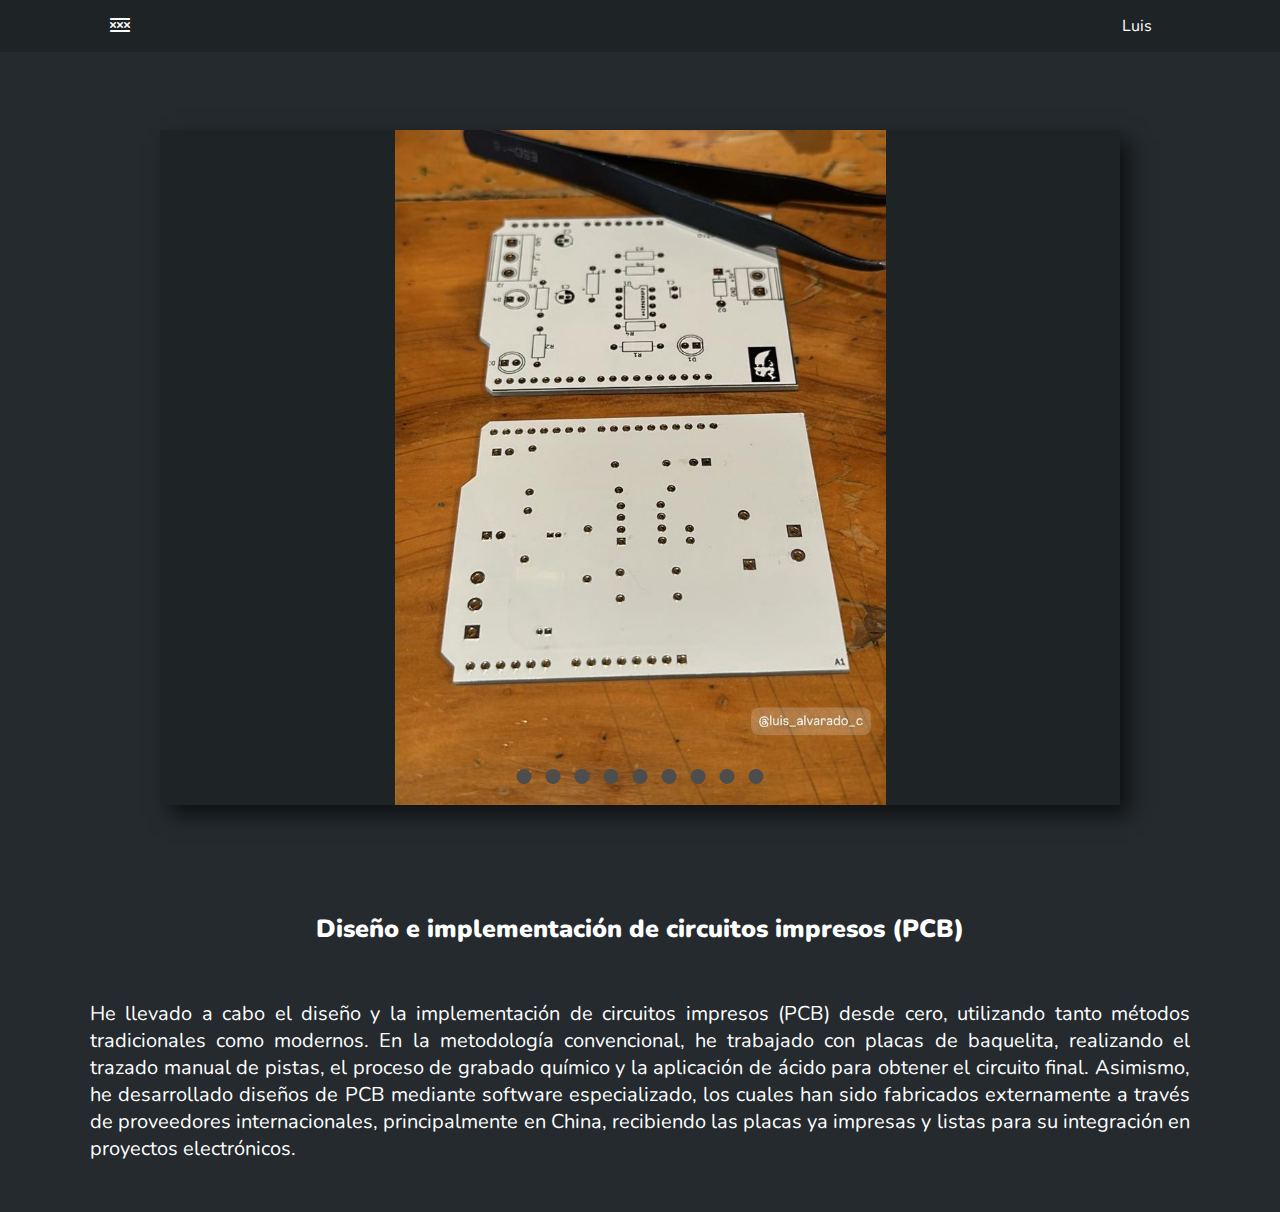
<file: pro11.html>
<!DOCTYPE html>
<html lang="es">
<head>
    <meta charset="UTF-8">
    <meta http-equiv="X-UA-Compatible" content="IE=edge">
    <meta name="viewport" content="width=device-width, initial-scale=1.0">
    <link rel="stylesheet" href="https://cdnjs.cloudflare.com/ajax/libs/font-awesome/6.7.2/css/all.min.css" integrity="sha512-Evv84Mr4kqVGRNSgIGL/F/aIDqQb7xQ2vcrdIwxfjThSH8CSR7PBEakCr51Ck+w+/U6swU2Im1vVX0SVk9ABhg==" crossorigin="anonymous" referrerpolicy="no-referrer" />
    <title>Portafolio</title>
    <link rel="stylesheet" href="estilo11.css">
</head>
<body>
    <!--Menu Encabezado-->
    <div class="contenedor-header">
        <header>
            <div class="logo">
                <i class="fa-solid fa-xmarks-lines" style="color: #ffffff;"></i>
            </div>
            <nav id="nav">
                <ul>
                    <li><a href="#pro">Luis</a></li>
                </ul>
            </nav>
        </header>


    </div>

    <!--Seccion Proyecto-->
    <section id="pro" class="pro">
        <div class="slider">
            <input type="radio" name="slider" id="slide1" checked>
            <input type="radio" name="slider" id="slide2">
            <input type="radio" name="slider" id="slide3">
            <input type="radio" name="slider" id="slide4">
            <input type="radio" name="slider" id="slide5">
            <input type="radio" name="slider" id="slide6">
            <input type="radio" name="slider" id="slide7">
            <input type="radio" name="slider" id="slide8">
            <input type="radio" name="slider" id="slide9">

            <div class="slides">
                <div class="slide" id="s1"></div>
                <div class="slide" id="s2"></div>
                <div class="slide" id="s3"></div>
                <div class="slide" id="s4"></div>
                <div class="slide" id="s5"></div>
                <div class="slide" id="s6"></div>
                <div class="slide" id="s7"></div>
                <div class="slide" id="s8"></div>
                <div class="slide" id="s9"></div>
            </div>

            <div class="controls">
                <label for="slide1" class="control"></label>
                <label for="slide2" class="control"></label>
                <label for="slide3" class="control"></label>
                <label for="slide4" class="control"></label>
                <label for="slide5" class="control"></label>
                <label for="slide6" class="control"></label>
                <label for="slide7" class="control"></label>
                <label for="slide8" class="control"></label>
                <label for="slide9" class="control"></label>
            </div>
        </div>
        <div class="contenido-seccion">
            <br><h1><b>Diseño e implementación de circuitos impresos (PCB)</b></h1></br>
            <br><p>He llevado a cabo el diseño y la implementación de circuitos impresos (PCB) desde cero, utilizando tanto métodos tradicionales como modernos. En la metodología convencional, he trabajado con placas de baquelita, realizando el trazado manual de pistas, el proceso de grabado químico y la aplicación de ácido para obtener el circuito final. Asimismo, he desarrollado diseños de PCB mediante software especializado, los cuales han sido fabricados externamente a través de proveedores internacionales, principalmente en China, recibiendo las placas ya impresas y listas para su integración en proyectos electrónicos.</p>
        </div>
    </section>
</body>
</html>
</file>
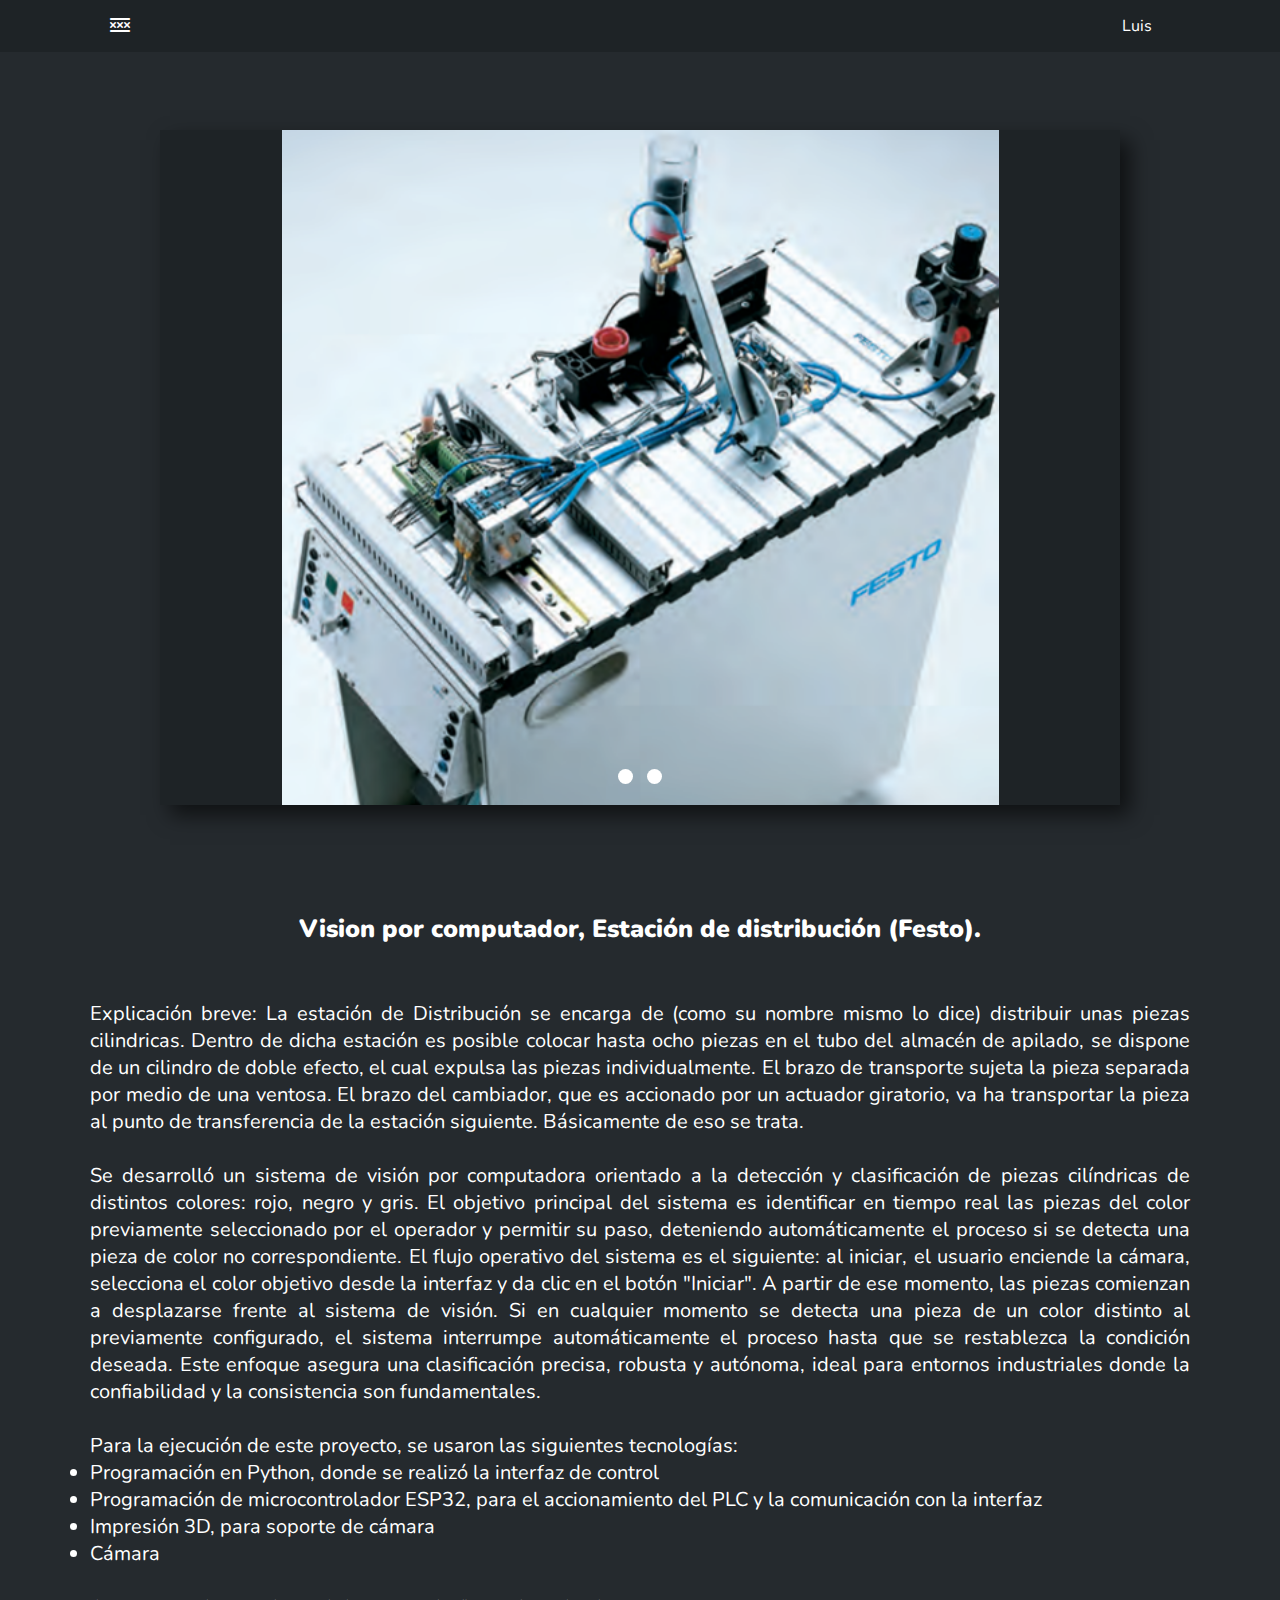
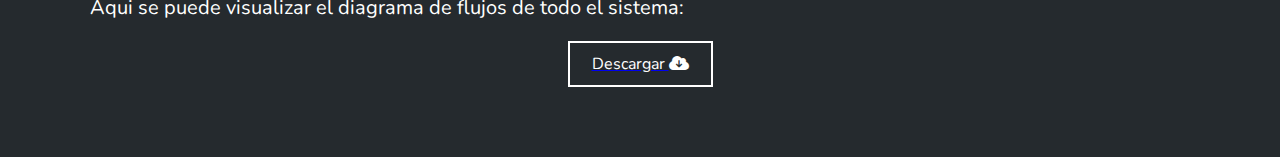
<file: pro2.html>
<!DOCTYPE html>
<html lang="es">
<head>
    <meta charset="UTF-8">
    <meta http-equiv="X-UA-Compatible" content="IE=edge">
    <meta name="viewport" content="width=device-width, initial-scale=1.0">
    <link rel="stylesheet" href="https://cdnjs.cloudflare.com/ajax/libs/font-awesome/6.7.2/css/all.min.css" integrity="sha512-Evv84Mr4kqVGRNSgIGL/F/aIDqQb7xQ2vcrdIwxfjThSH8CSR7PBEakCr51Ck+w+/U6swU2Im1vVX0SVk9ABhg==" crossorigin="anonymous" referrerpolicy="no-referrer" />
    <title>Portafolio</title>
    <link rel="stylesheet" href="estilo2.css">
</head>
<body>
    <!--Menu Encabezado-->
    <div class="contenedor-header">
        <header>
            <div class="logo">
                <i class="fa-solid fa-xmarks-lines" style="color: #ffffff;"></i>
            </div>
            <nav id="nav">
                <ul>
                    <li><a href="#pro">Luis</a></li>
                </ul>
            </nav>
        </header>


    </div>

    <!--Seccion Proyecto-->
    <section id="pro" class="pro">
        <div class="slider">
            <input type="radio" name="slider" id="slide1" checked>
            <input type="radio" name="slider" id="slide2">

            <div class="slides">
                <div class="slide" id="s1"></div>
                <div class="slide" id="s2"></div>
            </div>

            <div class="controls">
                <label for="slide1" class="control"></label>
                <label for="slide2" class="control"></label>
            </div>
        </div>
        <div class="contenido-seccion">
            <br><h1><b>Vision por computador, Estación de distribución (Festo).</b></h1></br>
            <br><p>Explicación breve:
                   La estación de Distribución se encarga de (como su nombre mismo lo dice) distribuir unas piezas cilindricas. Dentro de dicha estación es posible colocar hasta ocho piezas en el tubo del almacén de apilado, se dispone de un cilindro de doble efecto, el cual expulsa las piezas individualmente. 
                   El brazo de transporte sujeta la pieza separada por medio de una ventosa. El brazo del cambiador, que es accionado por un actuador giratorio, va ha transportar la pieza al punto de transferencia de la estación siguiente. Básicamente de eso se trata.</p>
            <br><p>Se desarrolló un sistema de visión por computadora orientado a la detección y clasificación de piezas cilíndricas de distintos colores: rojo, negro y gris. El objetivo principal del sistema es identificar en tiempo real las piezas del color previamente seleccionado por el operador y permitir su paso, deteniendo automáticamente el proceso si se detecta una pieza de color no correspondiente.
                   El flujo operativo del sistema es el siguiente: al iniciar, el usuario enciende la cámara, selecciona el color objetivo desde la interfaz y da clic en el botón "Iniciar". A partir de ese momento, las piezas comienzan a desplazarse frente al sistema de visión. Si en cualquier momento se detecta una pieza de un color distinto al previamente configurado, el sistema interrumpe automáticamente el proceso hasta que se restablezca la condición deseada.
                   Este enfoque asegura una clasificación precisa, robusta y autónoma, ideal para entornos industriales donde la confiabilidad y la consistencia son fundamentales.
            </p>
            <br><p>Para la ejecución de este proyecto, se usaron las siguientes tecnologías:</p>
            <p><li>Programación en Python, donde se realizó la interfaz de control</li></p>
            <p><li>Programación de microcontrolador ESP32, para el accionamiento del PLC y la comunicación con la interfaz</li></p>
            <p><li>Impresión 3D, para soporte de cámara</li></p>
            <p><li>Cámara</li></p>
            <br><p>Aqui se puede visualizar el diagrama de flujos de todo el sistema:</p>
            <a href="DIAGRAMADEFLUJOPYTHON-ARDUINO.pdf" download>
                <button>
                    Descargar <i class="fa-solid fa-cloud-arrow-down"></i>
                    <span class="overlay"></span>
                </button>
            </a>
        </div>
    </section>
</body>
</html>
</file>
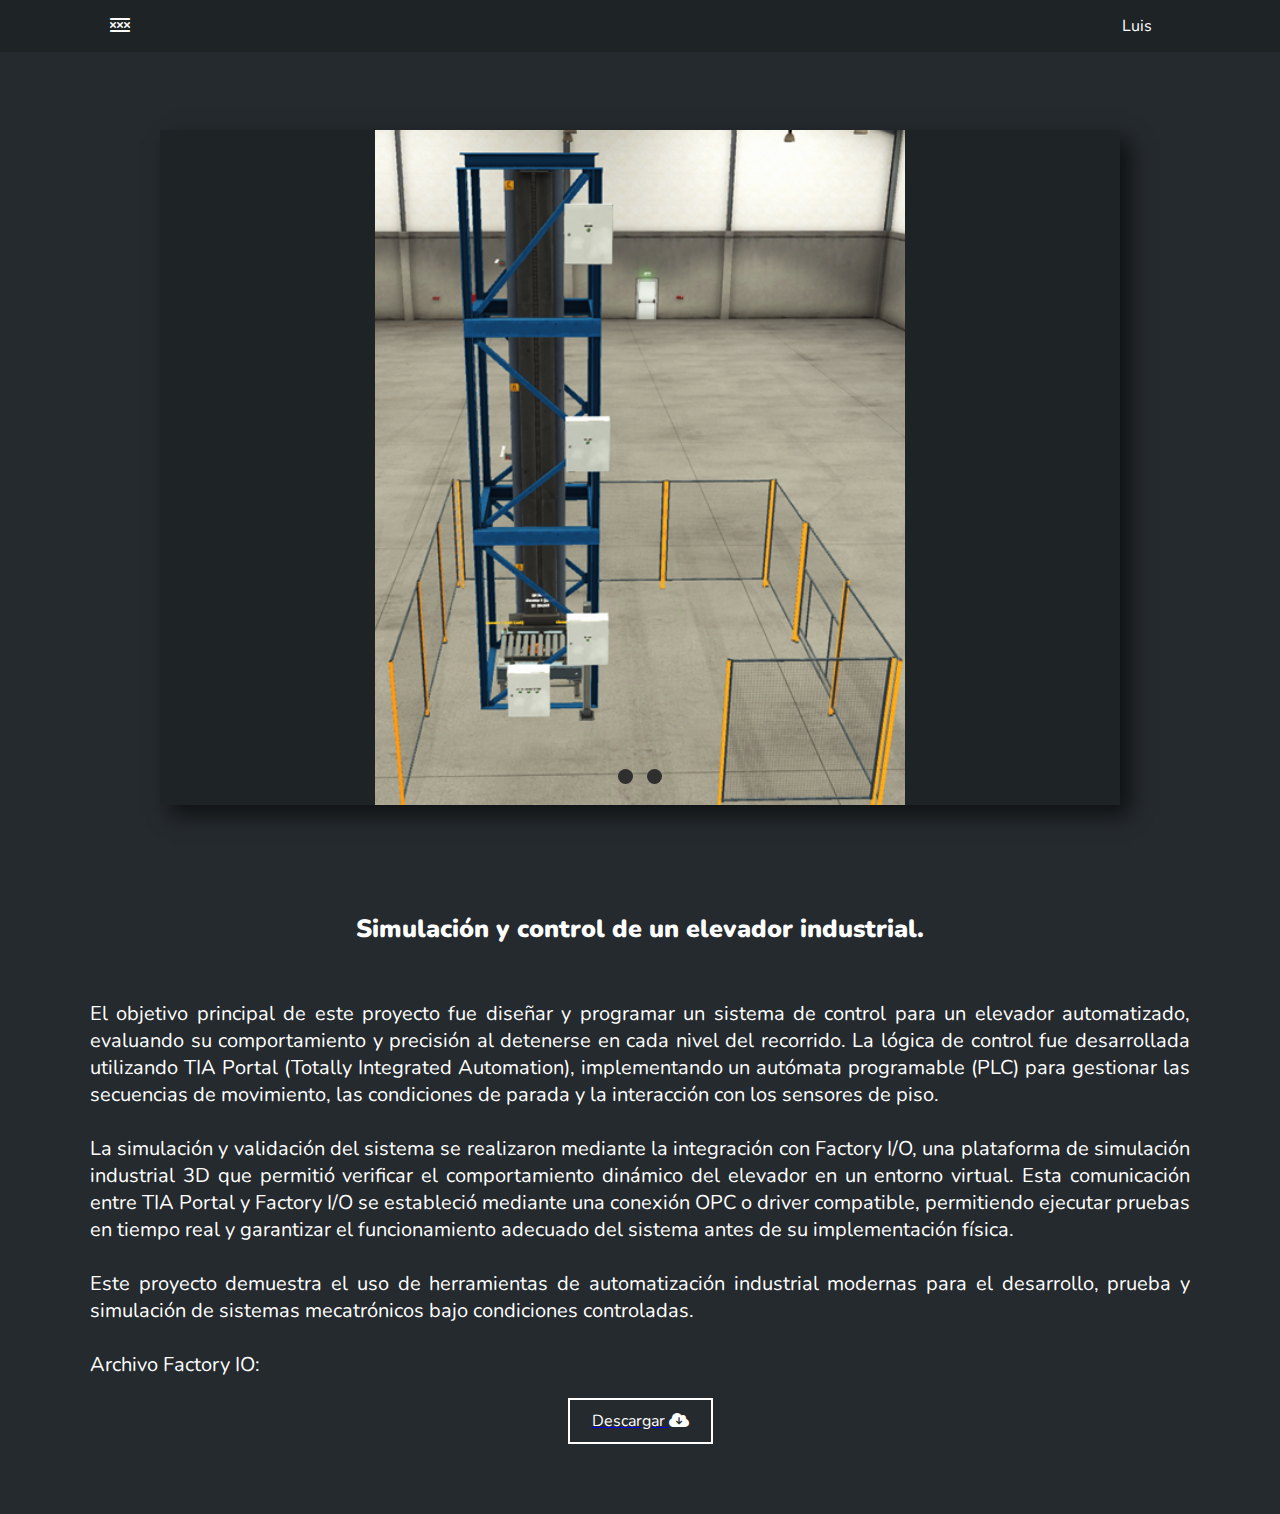
<file: pro3.html>
<!DOCTYPE html>
<html lang="es">
<head>
    <meta charset="UTF-8">
    <meta http-equiv="X-UA-Compatible" content="IE=edge">
    <meta name="viewport" content="width=device-width, initial-scale=1.0">
    <link rel="stylesheet" href="https://cdnjs.cloudflare.com/ajax/libs/font-awesome/6.7.2/css/all.min.css" integrity="sha512-Evv84Mr4kqVGRNSgIGL/F/aIDqQb7xQ2vcrdIwxfjThSH8CSR7PBEakCr51Ck+w+/U6swU2Im1vVX0SVk9ABhg==" crossorigin="anonymous" referrerpolicy="no-referrer" />
    <title>Portafolio</title>
    <link rel="stylesheet" href="estilo3.css">
</head>
<body>
    <!--Menu Encabezado-->
    <div class="contenedor-header">
        <header>
            <div class="logo">
                <i class="fa-solid fa-xmarks-lines" style="color: #ffffff;"></i>
            </div>
            <nav id="nav">
                <ul>
                    <li><a href="#pro">Luis</a></li>
                </ul>
            </nav>
        </header>


    </div>

    <!--Seccion Proyecto-->
    <section id="pro" class="pro">
        <div class="slider">
            <input type="radio" name="slider" id="slide1" checked>
            <input type="radio" name="slider" id="slide2">

            <div class="slides">
                <div class="slide" id="s1"></div>
                <div class="slide" id="s2"></div>
            </div>

            <div class="controls">
                <label for="slide1" class="control"></label>
                <label for="slide2" class="control"></label>
            </div>
        </div>
        <div class="contenido-seccion">
            <br><h1><b>Simulación y control de un elevador industrial.</b></h1></br>
            <br><p>El objetivo principal de este proyecto fue diseñar y programar un sistema de control para un elevador automatizado, evaluando su comportamiento y precisión al detenerse en cada nivel del recorrido. La lógica de control fue desarrollada utilizando TIA Portal (Totally Integrated Automation), implementando un autómata programable (PLC) para gestionar las secuencias de movimiento, las condiciones de parada y la interacción con los sensores de piso.</p>
            <br><p>La simulación y validación del sistema se realizaron mediante la integración con Factory I/O, una plataforma de simulación industrial 3D que permitió verificar el comportamiento dinámico del elevador en un entorno virtual. Esta comunicación entre TIA Portal y Factory I/O se estableció mediante una conexión OPC o driver compatible, permitiendo ejecutar pruebas en tiempo real y garantizar el funcionamiento adecuado del sistema antes de su implementación física.</p>
            <br><p>Este proyecto demuestra el uso de herramientas de automatización industrial modernas para el desarrollo, prueba y simulación de sistemas mecatrónicos bajo condiciones controladas.</p>
            <br><p>Archivo Factory IO:</p>
            <a href="Elevador Proyecto.factoryio" download>
                <button>
                    Descargar <i class="fa-solid fa-cloud-arrow-down"></i>
                    <span class="overlay"></span>
                </button>
            </a>
        </div>
    </section>
</body>
</html>
</file>
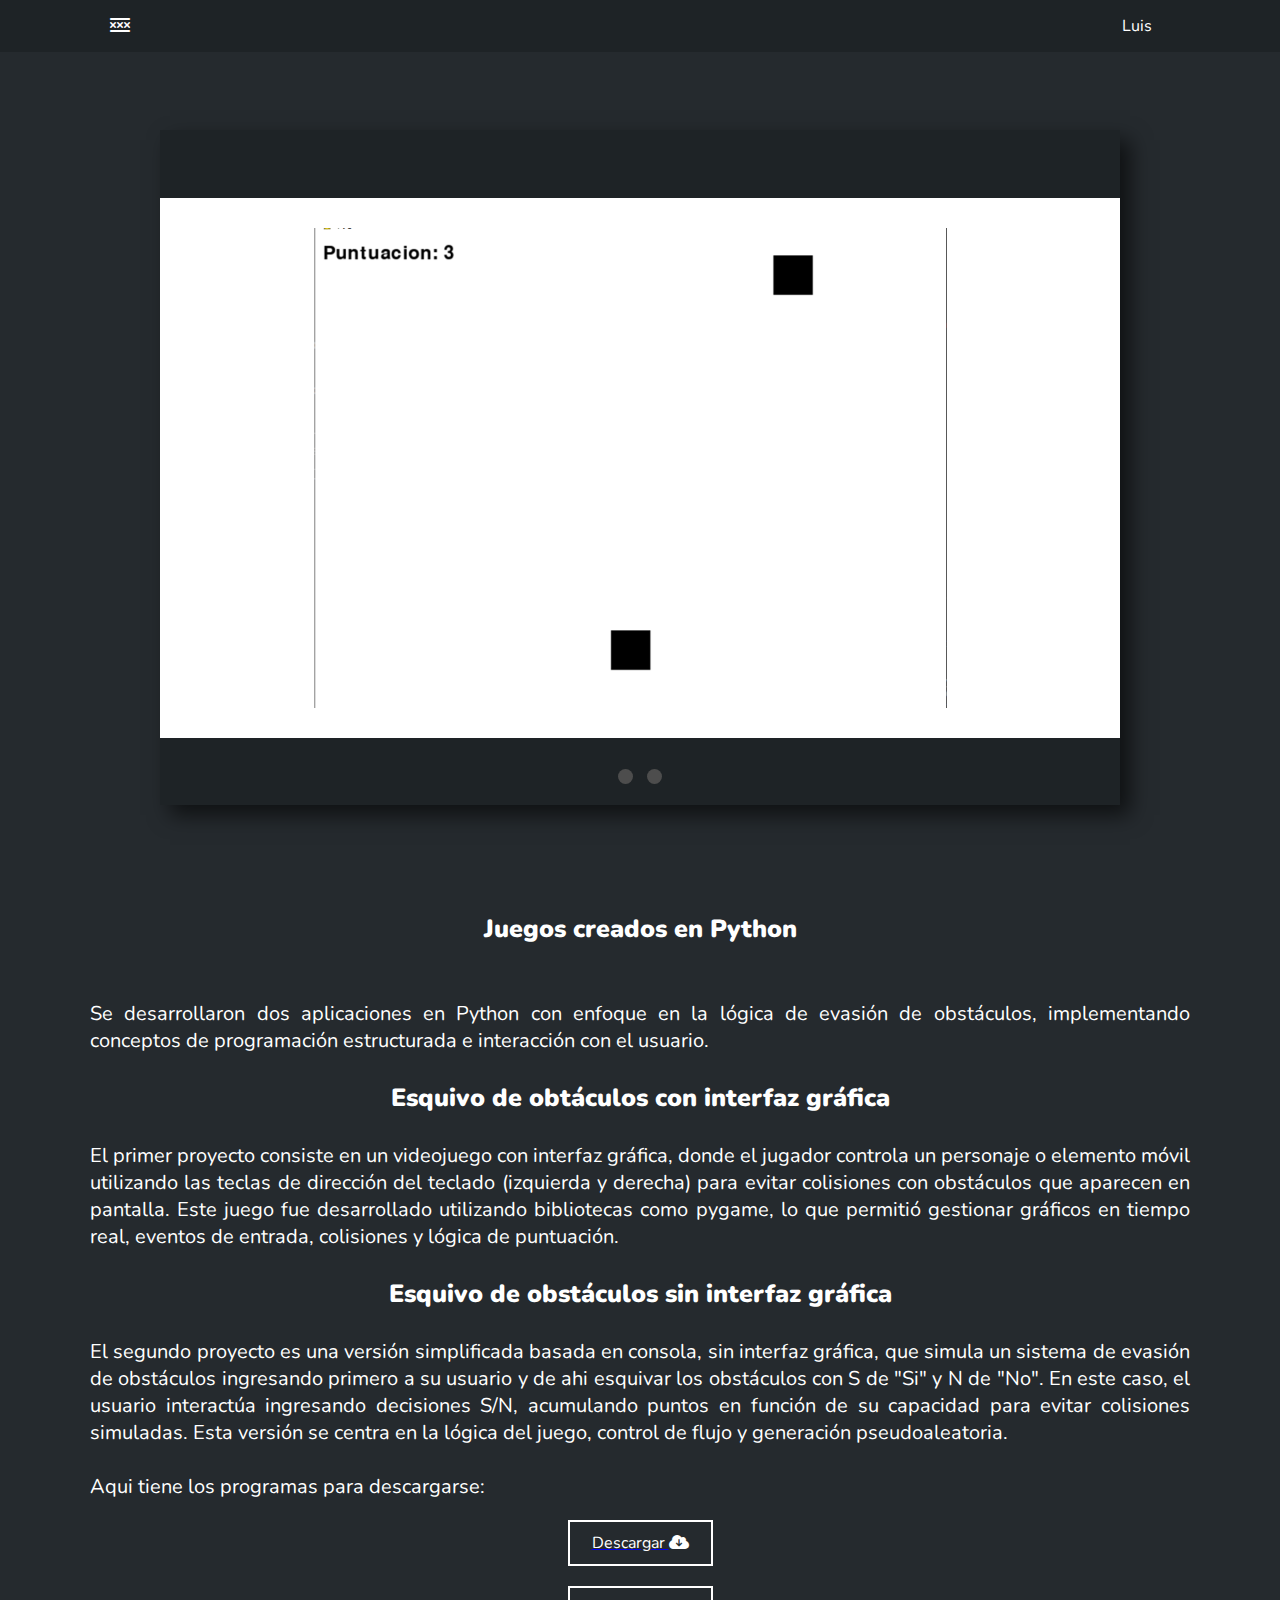
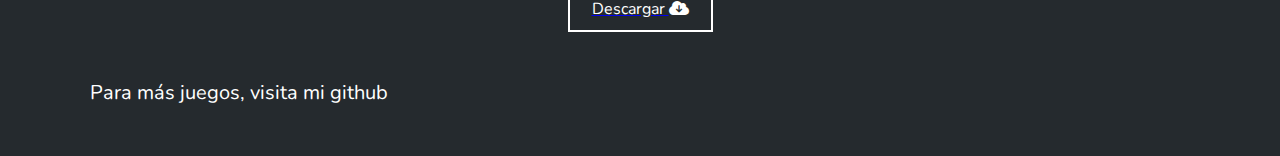
<file: pro5.html>
<!DOCTYPE html>
<html lang="es">
<head>
    <meta charset="UTF-8">
    <meta http-equiv="X-UA-Compatible" content="IE=edge">
    <meta name="viewport" content="width=device-width, initial-scale=1.0">
    <link rel="stylesheet" href="https://cdnjs.cloudflare.com/ajax/libs/font-awesome/6.7.2/css/all.min.css" integrity="sha512-Evv84Mr4kqVGRNSgIGL/F/aIDqQb7xQ2vcrdIwxfjThSH8CSR7PBEakCr51Ck+w+/U6swU2Im1vVX0SVk9ABhg==" crossorigin="anonymous" referrerpolicy="no-referrer" />
    <title>Portafolio</title>
    <link rel="stylesheet" href="estilo5.css">
</head>
<body>
    <!--Menu Encabezado-->
    <div class="contenedor-header">
        <header>
            <div class="logo">
                <i class="fa-solid fa-xmarks-lines" style="color: #ffffff;"></i>
            </div>
            <nav id="nav">
                <ul>
                    <li><a href="#pro">Luis</a></li>
                </ul>
            </nav>
        </header>


    </div>

    <!--Seccion Proyecto-->
    <section id="pro" class="pro">
        <div class="slider">
            <input type="radio" name="slider" id="slide1" checked>
            <input type="radio" name="slider" id="slide2">

            <div class="slides">
                <div class="slide" id="s1"></div>
                <div class="slide" id="s2"></div>
            </div>

            <div class="controls">
                <label for="slide1" class="control"></label>
                <label for="slide2" class="control"></label>
            </div>
        </div>
        <div class="contenido-seccion">
            <br><h1><b>Juegos creados en Python</b></h1></br>
            <br><p>Se desarrollaron dos aplicaciones en Python con enfoque en la lógica de evasión de obstáculos, implementando conceptos de programación estructurada e interacción con el usuario.</p>
            <br><h1><p><b>Esquivo de obtáculos con interfaz gráfica</b></h1></p>
            <br><p>El primer proyecto consiste en un videojuego con interfaz gráfica, donde el jugador controla un personaje o elemento móvil utilizando las teclas de dirección del teclado (izquierda y derecha) para evitar colisiones con obstáculos que aparecen en pantalla. Este juego fue desarrollado utilizando bibliotecas como pygame, lo que permitió gestionar gráficos en tiempo real, eventos de entrada, colisiones y lógica de puntuación.</p>
            <br><h1><p><b>Esquivo de obstáculos sin interfaz gráfica</b></h1></p>
            <br><p>El segundo proyecto es una versión simplificada basada en consola, sin interfaz gráfica, que simula un sistema de evasión de obstáculos ingresando primero a su usuario y de ahi esquivar los obstáculos con S de "Si" y N de "No". En este caso, el usuario interactúa ingresando decisiones S/N, acumulando puntos en función de su capacidad para evitar colisiones simuladas. Esta versión se centra en la lógica del juego, control de flujo y generación pseudoaleatoria.</p>
            <br><p>Aqui tiene los programas para descargarse: </p>
            <a href="esquivo.py" download>
                <button>
                    Descargar <i class="fa-solid fa-cloud-arrow-down"></i>
                    <span class="overlay"></span>
                </button>
            </a>
            <a href="personita.py" download>
                <button>
                    Descargar <i class="fa-solid fa-cloud-arrow-down"></i>
                    <span class="overlay"></span>
                </button>
            </a>
            <br><p>Para más juegos, visita mi github</p>
        </div>
    </section>
</body>
</html>
</file>
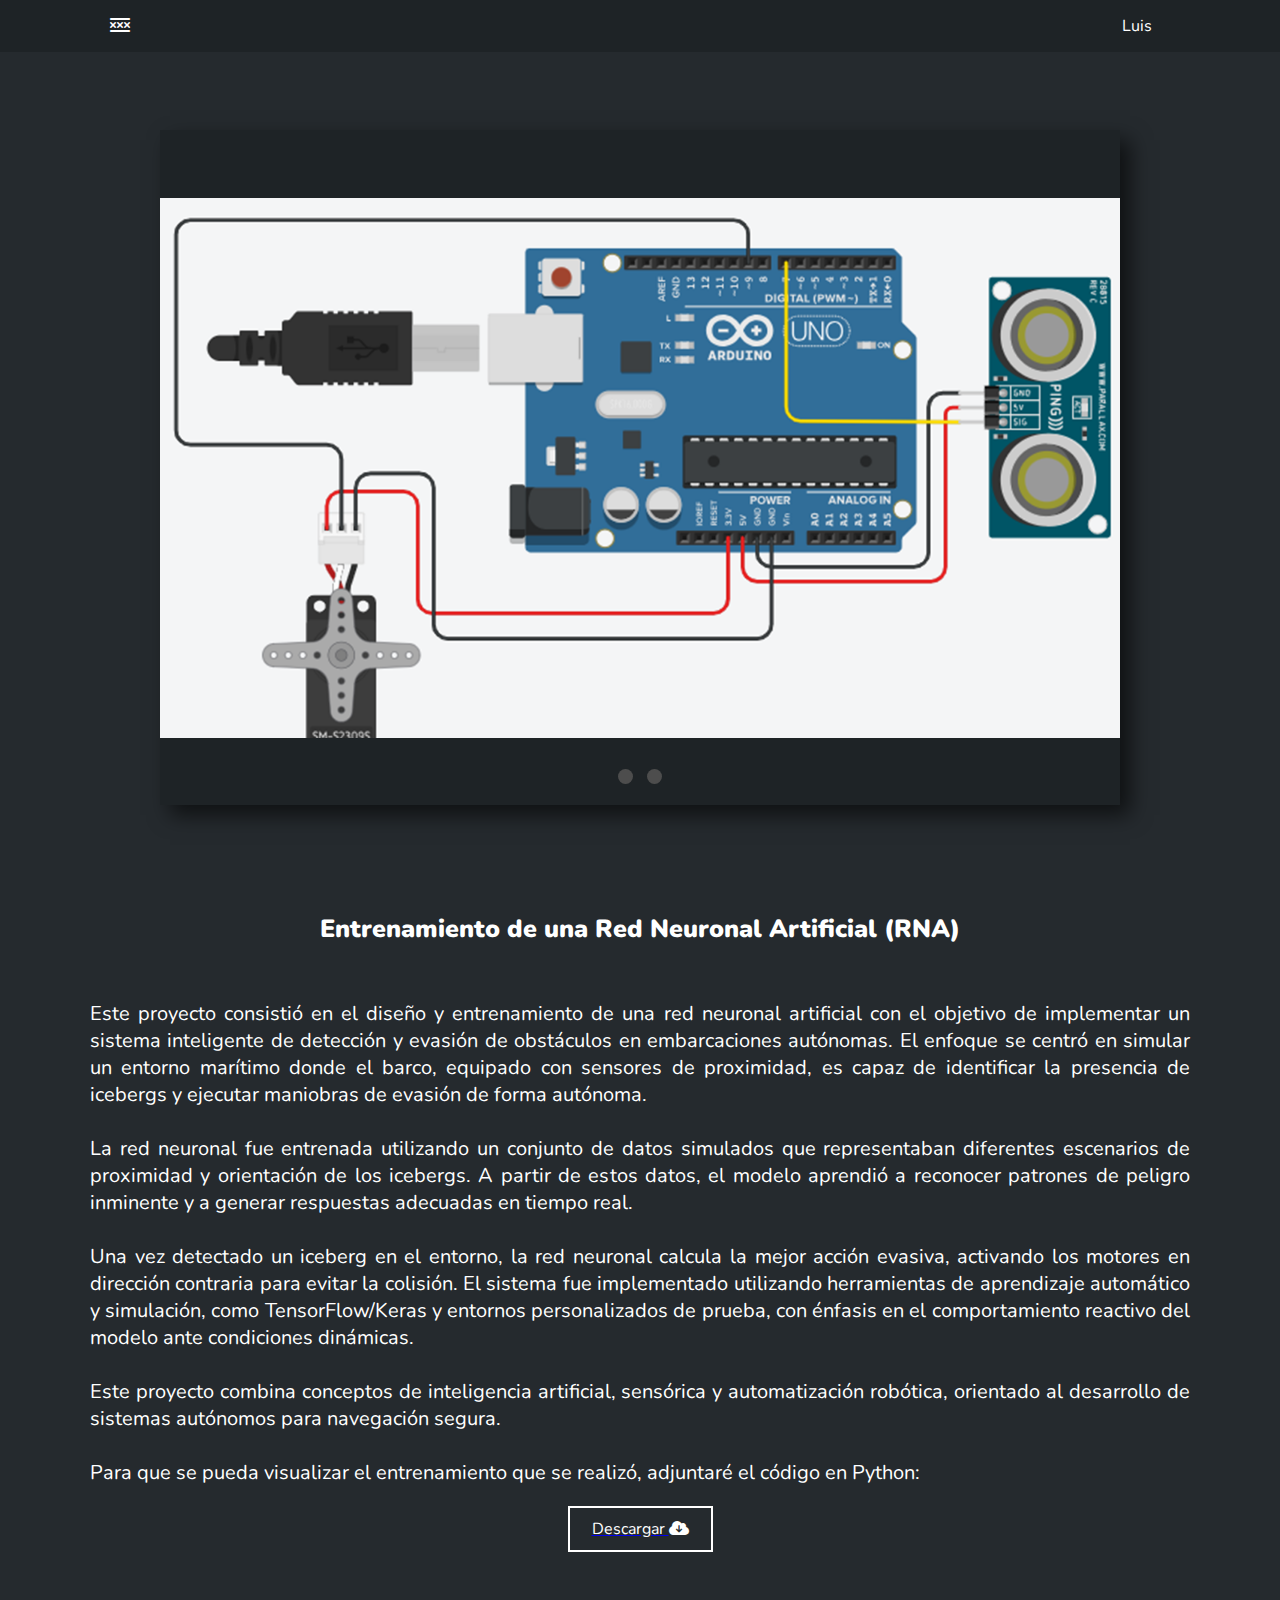
<file: pro6.html>
<!DOCTYPE html>
<html lang="es">
<head>
    <meta charset="UTF-8">
    <meta http-equiv="X-UA-Compatible" content="IE=edge">
    <meta name="viewport" content="width=device-width, initial-scale=1.0">
    <link rel="stylesheet" href="https://cdnjs.cloudflare.com/ajax/libs/font-awesome/6.7.2/css/all.min.css" integrity="sha512-Evv84Mr4kqVGRNSgIGL/F/aIDqQb7xQ2vcrdIwxfjThSH8CSR7PBEakCr51Ck+w+/U6swU2Im1vVX0SVk9ABhg==" crossorigin="anonymous" referrerpolicy="no-referrer" />
    <title>Portafolio</title>
    <link rel="stylesheet" href="estilo6.css">
</head>
<body>
    <!--Menu Encabezado-->
    <div class="contenedor-header">
        <header>
            <div class="logo">
                <i class="fa-solid fa-xmarks-lines" style="color: #ffffff;"></i>
            </div>
            <nav id="nav">
                <ul>
                    <li><a href="#pro">Luis</a></li>
                </ul>
            </nav>
        </header>


    </div>

    <!--Seccion Proyecto-->
    <section id="pro" class="pro">
        <div class="slider">
            <input type="radio" name="slider" id="slide1" checked>
            <input type="radio" name="slider" id="slide2">

            <div class="slides">
                <div class="slide" id="s1"></div>
                <div class="slide" id="s2"></div>
            </div>

            <div class="controls">
                <label for="slide1" class="control"></label>
                <label for="slide2" class="control"></label>
            </div>
        </div>
        <div class="contenido-seccion">
            <br><h1><b>Entrenamiento de una Red Neuronal Artificial (RNA)</b></h1></br>
            <br><p>Este proyecto consistió en el diseño y entrenamiento de una red neuronal artificial con el objetivo de implementar un sistema inteligente de detección y evasión de obstáculos en embarcaciones autónomas. El enfoque se centró en simular un entorno marítimo donde el barco, equipado con sensores de proximidad, es capaz de identificar la presencia de icebergs y ejecutar maniobras de evasión de forma autónoma.</p>
            <br><p>La red neuronal fue entrenada utilizando un conjunto de datos simulados que representaban diferentes escenarios de proximidad y orientación de los icebergs. A partir de estos datos, el modelo aprendió a reconocer patrones de peligro inminente y a generar respuestas adecuadas en tiempo real.
            </p>
            <br><p>Una vez detectado un iceberg en el entorno, la red neuronal calcula la mejor acción evasiva, activando los motores en dirección contraria para evitar la colisión. El sistema fue implementado utilizando herramientas de aprendizaje automático y simulación, como TensorFlow/Keras y entornos personalizados de prueba, con énfasis en el comportamiento reactivo del modelo ante condiciones dinámicas.</p>
            <br><p>Este proyecto combina conceptos de inteligencia artificial, sensórica y automatización robótica, orientado al desarrollo de sistemas autónomos para navegación segura.</p>
            <br><p>Para que se pueda visualizar el entrenamiento que se realizó, adjuntaré el código en Python:</p>
            <a href="entrenamiento.py" download>
                <button>
                    Descargar <i class="fa-solid fa-cloud-arrow-down"></i>
                    <span class="overlay"></span>
                </button>
            </a>
        </div>
    </section>
</body>
</html>
</file>
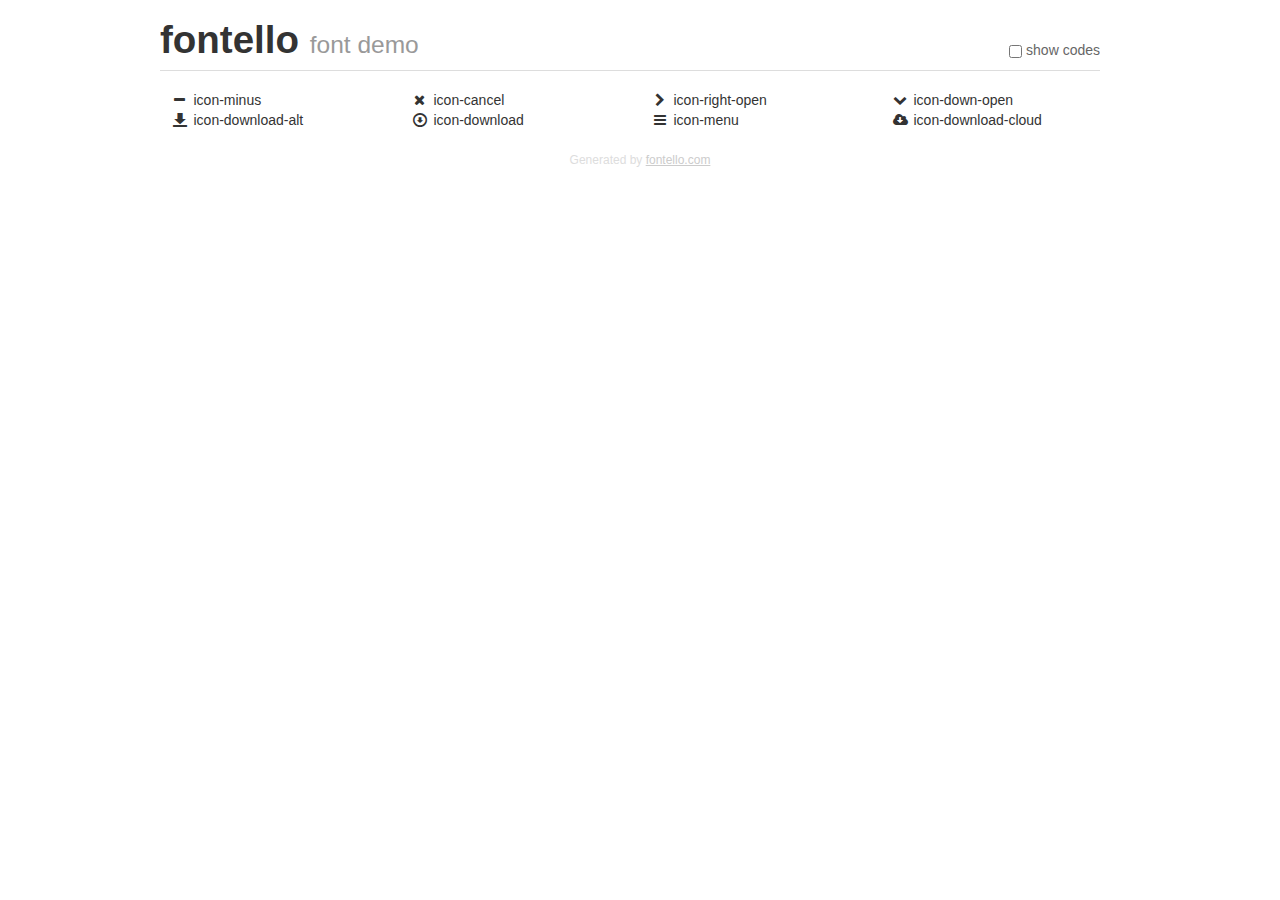
<file: fontello/demo.html>
<!DOCTYPE html>
<html>
  <head>
  <!--[if lt IE 9]><script language="javascript" type="text/javascript" src="//html5shim.googlecode.com/svn/trunk/html5.js"></script><![endif]-->
  <meta charset="UTF-8">
  <style>
    html {
      font-size: 100%;
      -webkit-text-size-adjust: 100%;
      -ms-text-size-adjust: 100%;
    }
    a:focus {
      outline: thin dotted #333;
      outline: 5px auto -webkit-focus-ring-color;
      outline-offset: -2px;
    }
    a:hover,
    a:active {
      outline: 0;
    }
    input {
      margin: 0;
      font-size: 100%;
      vertical-align: middle;
      *overflow: visible;
      line-height: normal;
    }
    input::-moz-focus-inner {
      padding: 0;
      border: 0;
    }
    body {
      margin: 0;
      font-family: "Helvetica Neue", Helvetica, Arial, sans-serif;
      font-size: 14px;
      line-height: 20px;
      color: #333;
      background-color: #fff;
    }
    a {
      color: #08c;
      text-decoration: none;
    }
    a:hover {
      color: #005580;
      text-decoration: underline;
    }
    .row {
      margin-left: -20px;
      *zoom: 1;
    }
    .row:before,
    .row:after {
      display: table;
      content: "";
      line-height: 0;
    }
    .row:after {
      clear: both;
    }
    .span3 {
      float: left;
      min-height: 1px;
      margin-left: 20px;
      width: 220px;
    }
    .container {
      width: 940px;
      margin-right: auto;
      margin-left: auto;
      *zoom: 1;
    }
    .container:before,
    .container:after {
      display: table;
      content: "";
      line-height: 0;
    }
    .container:after {
      clear: both;
    }
    small {
      font-size: 85%;
    }
    h1 {
      margin: 10px 0;
      font-family: inherit;
      font-weight: bold;
      line-height: 20px;
      color: inherit;
      text-rendering: optimizelegibility;
      line-height: 40px;
      font-size: 38.5px;
    }
    h1 small {
      font-weight: normal;
      line-height: 1;
      color: #999;
      font-size: 24.5px;
    }

    body {
      margin-top: 90px;
    }
    .header {
      position: fixed;
      top: 0;
      left: 50%;
      margin-left: -480px;
      background-color: #fff;
      border-bottom: 1px solid #ddd;
      padding-top: 10px;
      z-index: 10;
    }
    .footer {
      color: #ddd;
      font-size: 12px;
      text-align: center;
      margin-top: 20px;
    }
    .footer a {
      color: #ccc;
      text-decoration: underline;
    }
    .the-icons {
      font-size: 14px;
      line-height: 24px;
    }
    .switch {
      position: absolute;
      right: 0;
      bottom: 10px;
      color: #666;
    }
    .switch input {
      margin-right: 0.3em;
    }
    .codesOn .i-name {
      display: none;
    }
    .codesOn .i-code {
      display: inline;
    }
    .i-code {
      display: none;
    }
    @font-face {
      font-family: 'fontello';
      src: url('./font/fontello.eot?39268244');
      src: url('./font/fontello.eot?39268244#iefix') format('embedded-opentype'),
           url('./font/fontello.woff?39268244') format('woff'),
           url('./font/fontello.ttf?39268244') format('truetype'),
           url('./font/fontello.svg?39268244#fontello') format('svg');
      font-weight: normal;
      font-style: normal;
    }
    .demo-icon {
      font-family: "fontello";
      font-style: normal;
      font-weight: normal;
      speak: never;
     
      display: inline-block;
      text-decoration: inherit;
      width: 1em;
      margin-right: .2em;
      text-align: center;
      /* opacity: .8; */
     
      /* For safety - reset parent styles, that can break glyph codes*/
      font-variant: normal;
      text-transform: none;
     
      /* fix buttons height, for twitter bootstrap */
      line-height: 1em;
     
      /* Animation center compensation - margins should be symmetric */
      /* remove if not needed */
      margin-left: .2em;
     
      /* You can be more comfortable with increased icons size */
      /* font-size: 120%; */
     
      /* Font smoothing. That was taken from TWBS */
      -webkit-font-smoothing: antialiased;
      -moz-osx-font-smoothing: grayscale;
     
      /* Uncomment for 3D effect */
      /* text-shadow: 1px 1px 1px rgba(127, 127, 127, 0.3); */
    }
    </style>
    <link rel="stylesheet" href="css/animation.css"><!--[if IE 7]><link rel="stylesheet" href="css/" + font.fontname + "-ie7.css"><![endif]-->
    <script>
      function toggleCodes(on) {
        var obj = document.getElementById('icons');
      
        if (on) {
          obj.className += ' codesOn';
        } else {
          obj.className = obj.className.replace(' codesOn', '');
        }
      }
    </script>
  </head>
  <body>
    <div class="container header">
      <h1>fontello <small>font demo</small></h1>
      <label class="switch">
        <input type="checkbox" onclick="toggleCodes(this.checked)">show codes
      </label>
    </div>
    <div class="container" id="icons">
      <div class="row">
        <div class="span3" title="Code: 0xe800">
          <i class="demo-icon icon-minus">&#xe800;</i> <span class="i-name">icon-minus</span><span class="i-code">0xe800</span>
        </div>
        <div class="span3" title="Code: 0xe801">
          <i class="demo-icon icon-cancel">&#xe801;</i> <span class="i-name">icon-cancel</span><span class="i-code">0xe801</span>
        </div>
        <div class="span3" title="Code: 0xe802">
          <i class="demo-icon icon-right-open">&#xe802;</i> <span class="i-name">icon-right-open</span><span class="i-code">0xe802</span>
        </div>
        <div class="span3" title="Code: 0xe803">
          <i class="demo-icon icon-down-open">&#xe803;</i> <span class="i-name">icon-down-open</span><span class="i-code">0xe803</span>
        </div>
      </div>
      <div class="row">
        <div class="span3" title="Code: 0xe804">
          <i class="demo-icon icon-download-alt">&#xe804;</i> <span class="i-name">icon-download-alt</span><span class="i-code">0xe804</span>
        </div>
        <div class="span3" title="Code: 0xe805">
          <i class="demo-icon icon-download">&#xe805;</i> <span class="i-name">icon-download</span><span class="i-code">0xe805</span>
        </div>
        <div class="span3" title="Code: 0xf0c9">
          <i class="demo-icon icon-menu">&#xf0c9;</i> <span class="i-name">icon-menu</span><span class="i-code">0xf0c9</span>
        </div>
        <div class="span3" title="Code: 0xf0ed">
          <i class="demo-icon icon-download-cloud">&#xf0ed;</i> <span class="i-name">icon-download-cloud</span><span class="i-code">0xf0ed</span>
        </div>
      </div>
    </div>
    <div class="container footer">Generated by <a href="https://fontello.com">fontello.com</a></div>
  </body>
</html>
</file>
<file: estilo11.css>
@import url('https://fonts.googleapis.com/css2?family=Inconsolata:wght@200..900&family=Nunito:ital,wght@0,200..1000;1,200..1000&display=swap');
*{
    box-sizing: border-box;
    font-family: 'Nunito';
    margin: 0;
    padding: 0;
}
html{
    scroll-behavior: smooth;    
}

.contenedor-header{
    background: #1e2326;
    position: fixed;
    width: 100%;
    top: 0;
    left: 0;
    z-index: 99;
}

.contenedor-header header{
    max-width: 1100px;
    margin: auto;
    display: flex;
    justify-content: space-between;
    align-items: center;
    padding: 15px 20px;
}
.contenedor-header header .logo a{
    font-family: 'Righteous';
    font-size: 36px;
    color: #ffffff;
    text-decoration: none;
}
.contenedor-header header ul{
    display: flex;
    list-style: none;
}
.contenedor-header header nav ul li a{
    text-align: none;
    color: #ffffff;
    margin: 0 15px;
    padding: 3px;
    transition: .5s;
    text-decoration: none;
}

.contenedor-header header nav ul li a:hover{
    color: #727272;
}

.pro {
    background-color: #252A2E;
    color: #fff;
    padding: 50px 20px;
}

/* SECCION SLIDER */

.slider {
  width: 75vw;
  height: 75vh;
  margin: 5rem auto;
  position: relative;
  overflow: hidden;
  box-shadow: 10px 10px 20px rgba(0, 0, 0, 0.6);
}

.slider input {
  display: none;
}

.slides {
  display: flex;
  width: 100%;
  height: 100%;
  transition: transform 0.5s ease-in-out;
}

.slide {
  width: 100%;
  height: 100%;
  background-color: #1e2326;
  background-size: contain;
  background-repeat: no-repeat;
  background-position: center;
  flex-shrink: 0;
}

/* Imágenes */
#s1 { background-image: url(placabio.jpeg); }
#s2 { background-image: url(placaecu.jpeg); }
#s3 { background-image: url(placabaquelita.jpeg); }
#s4 { background-image: url(placaprinecualizador.jpeg); }
#s5 { background-image: url(placaecualizador2.png); }
#s6 { background-image: url(placaopa.jpeg); }
#s7 { background-image: url(placainicio.jpeg); }
#s8 { background-image: url(placapra.jpeg); }
#s9 { background-image: url(placapro.jpeg); }

/* Controles (puntos) */
.controls {
  position: absolute;
  bottom: 15px;
  left: 50%;
  transform: translateX(-50%);
}

.control {
  width: 15px;
  height: 15px;
  background: rgb(77, 77, 77);
  display: inline-block;
  border-radius: 50%;
  margin: 0 5px;
  cursor: pointer;
  transition: box-shadow 0.3s;
}

.control:hover {
  box-shadow: 0 0 5px 2px rgba(123, 167, 254, 0.8);
}

/* Mover slides según input seleccionado */
#slide1:checked ~ .slides {
  transform: translateX(0%);
}
#slide2:checked ~ .slides {
  transform: translateX(-100%);
}
#slide3:checked ~ .slides {
  transform: translateX(-200%);
}
#slide4:checked ~ .slides {
  transform: translateX(-300%);
}
#slide5:checked ~ .slides {
  transform: translateX(-400%);
}
#slide6:checked ~ .slides {
  transform: translateX(-500%);
}
#slide7:checked ~ .slides {
  transform: translateX(-600%);
}
#slide8:checked ~ .slides {
  transform: translateX(-700%);
}
#slide9:checked ~ .slides {
  transform: translateX(-800%);
}

/* SECCION TEXTO */
.contenido-seccion {
    text-align: justify;
    font-size: 20px;
    max-width: 1100px;
    margin: auto;
}
.contenido-seccion h1{
    font-size: 25px;
    text-align: center;
}
</file>
<file: estilo2.css>
@import url('https://fonts.googleapis.com/css2?family=Inconsolata:wght@200..900&family=Nunito:ital,wght@0,200..1000;1,200..1000&display=swap');
*{
    box-sizing: border-box;
    font-family: 'Nunito';
    margin: 0;
    padding: 0;
}
html{
    scroll-behavior: smooth;    
}

.contenedor-header{
    background: #1e2326;
    position: fixed;
    width: 100%;
    top: 0;
    left: 0;
    z-index: 99;
}

.contenedor-header header{
    max-width: 1100px;
    margin: auto;
    display: flex;
    justify-content: space-between;
    align-items: center;
    padding: 15px 20px;
}
.contenedor-header header .logo a{
    font-family: 'Righteous';
    font-size: 36px;
    color: #ffffff;
    text-decoration: none;
}
.contenedor-header header ul{
    display: flex;
    list-style: none;
}
.contenedor-header header nav ul li a{
    text-align: none;
    color: #ffffff;
    margin: 0 15px;
    padding: 3px;
    transition: .5s;
    text-decoration: none;
}

.contenedor-header header nav ul li a:hover{
    color: #727272;
}

.pro {
    background-color: #252A2E;
    color: #fff;
    padding: 50px 20px;
}

/* SECCION SLIDER */

.slider {
  width: 75vw;
  height: 75vh;
  margin: 5rem auto;
  position: relative;
  overflow: hidden;
  box-shadow: 10px 10px 20px rgba(0, 0, 0, 0.6);
}

.slider input {
  display: none;
}

.slides {
  display: flex;
  width: 100%;
  height: 100%;
  transition: transform 0.5s ease-in-out;
}

.slide {
  width: 100%;
  height: 100%;
  background-color: #1e2326;
  background-size: contain;
  background-repeat: no-repeat;
  background-position: center;
  flex-shrink: 0;
}

/* Imágenes */
#s1 { background-image: url(ED.PNG); }
#s2 { background-image: url(decimo.png); }

/* Controles (puntos) */
.controls {
  position: absolute;
  bottom: 15px;
  left: 50%;
  transform: translateX(-50%);
}

.control {
  width: 15px;
  height: 15px;
  background: white;
  display: inline-block;
  border-radius: 50%;
  margin: 0 5px;
  cursor: pointer;
  transition: box-shadow 0.3s;
}

.control:hover {
  box-shadow: 0 0 5px 2px rgba(123, 167, 254, 0.8);
}

/* Mover slides según input seleccionado */
#slide1:checked ~ .slides {
  transform: translateX(0%);
}
#slide2:checked ~ .slides {
  transform: translateX(-100%);
}

/* SECCION TEXTO */
.contenido-seccion {
    text-align: justify;
    font-size: 20px;
    max-width: 1100px;
    margin: auto;
}
.contenido-seccion h1{
    font-size: 25px;
    text-align: center;
}
.contenido-seccion button{
    cursor: pointer;
    background-color: transparent;
    border: 2px solid #fff;
    width: fit-content;
    display: block;
    margin: 20px auto;
    padding: 10px 22px;
    font-size: 16px;
    color: #fff;
    position: relative;
    z-index: 10;
}
.contenido-seccion button .overlay{
    position: absolute;
    top: 0;
    left: 0;
    width: 0;
    height: 100%;
    background-color: #7ba7fe;
    z-index: -1;
    transition: 1s;
}
.contenido-seccion button:hover .overlay{
    width: 100%;
}
</file>
<file: estilo3.css>
@import url('https://fonts.googleapis.com/css2?family=Inconsolata:wght@200..900&family=Nunito:ital,wght@0,200..1000;1,200..1000&display=swap');
*{
    box-sizing: border-box;
    font-family: 'Nunito';
    margin: 0;
    padding: 0;
}
html{
    scroll-behavior: smooth;    
}

.contenedor-header{
    background: #1e2326;
    position: fixed;
    width: 100%;
    top: 0;
    left: 0;
    z-index: 99;
}

.contenedor-header header{
    max-width: 1100px;
    margin: auto;
    display: flex;
    justify-content: space-between;
    align-items: center;
    padding: 15px 20px;
}
.contenedor-header header .logo a{
    font-family: 'Righteous';
    font-size: 36px;
    color: #ffffff;
    text-decoration: none;
}
.contenedor-header header ul{
    display: flex;
    list-style: none;
}
.contenedor-header header nav ul li a{
    text-align: none;
    color: #ffffff;
    margin: 0 15px;
    padding: 3px;
    transition: .5s;
    text-decoration: none;
}

.contenedor-header header nav ul li a:hover{
    color: #727272;
}

.pro {
    background-color: #252A2E;
    color: #fff;
    padding: 50px 20px;
}

/* SECCION SLIDER */

.slider {
  width: 75vw;
  height: 75vh;
  margin: 5rem auto;
  position: relative;
  overflow: hidden;
  box-shadow: 10px 10px 20px rgba(0, 0, 0, 0.6);
}

.slider input {
  display: none;
}

.slides {
  display: flex;
  width: 100%;
  height: 100%;
  transition: transform 0.5s ease-in-out;
}

.slide {
  width: 100%;
  height: 100%;
  background-color: #1e2326;
  background-size: contain;
  background-repeat: no-repeat;
  background-position: center;
  flex-shrink: 0;
}

/* Imágenes */
#s1 { background-image: url(onceavo.png); }
#s2 { background-image: url(tiaelevdor.png); }

/* Controles (puntos) */
.controls {
  position: absolute;
  bottom: 15px;
  left: 50%;
  transform: translateX(-50%);
}

.control {
  width: 15px;
  height: 15px;
  background: rgb(47, 47, 47);
  display: inline-block;
  border-radius: 50%;
  margin: 0 5px;
  cursor: pointer;
  transition: box-shadow 0.3s;
}

.control:hover {
  box-shadow: 0 0 5px 2px rgba(123, 167, 254, 0.8);
}

/* Mover slides según input seleccionado */
#slide1:checked ~ .slides {
  transform: translateX(0%);
}
#slide2:checked ~ .slides {
  transform: translateX(-100%);
}

/* SECCION TEXTO */
.contenido-seccion {
    text-align: justify;
    font-size: 20px;
    max-width: 1100px;
    margin: auto;
}
.contenido-seccion h1{
    font-size: 25px;
    text-align: center;
}
.contenido-seccion button{
    cursor: pointer;
    background-color: transparent;
    border: 2px solid #fff;
    width: fit-content;
    display: block;
    margin: 20px auto;
    padding: 10px 22px;
    font-size: 16px;
    color: #fff;
    position: relative;
    z-index: 10;
}
.contenido-seccion button .overlay{
    position: absolute;
    top: 0;
    left: 0;
    width: 0;
    height: 100%;
    background-color: #7ba7fe;
    z-index: -1;
    transition: 1s;
}
.contenido-seccion button:hover .overlay{
    width: 100%;
}
</file>
<file: estilo5.css>
@import url('https://fonts.googleapis.com/css2?family=Inconsolata:wght@200..900&family=Nunito:ital,wght@0,200..1000;1,200..1000&display=swap');
*{
    box-sizing: border-box;
    font-family: 'Nunito';
    margin: 0;
    padding: 0;
}
html{
    scroll-behavior: smooth;    
}

.contenedor-header{
    background: #1e2326;
    position: fixed;
    width: 100%;
    top: 0;
    left: 0;
    z-index: 99;
}

.contenedor-header header{
    max-width: 1100px;
    margin: auto;
    display: flex;
    justify-content: space-between;
    align-items: center;
    padding: 15px 20px;
}
.contenedor-header header .logo a{
    font-family: 'Righteous';
    font-size: 36px;
    color: #ffffff;
    text-decoration: none;
}
.contenedor-header header ul{
    display: flex;
    list-style: none;
}
.contenedor-header header nav ul li a{
    text-align: none;
    color: #ffffff;
    margin: 0 15px;
    padding: 3px;
    transition: .5s;
    text-decoration: none;
}

.contenedor-header header nav ul li a:hover{
    color: #727272;
}

.pro {
    background-color: #252A2E;
    color: #fff;
    padding: 50px 20px;
}

/* SECCION SLIDER */

.slider {
  width: 75vw;
  height: 75vh;
  margin: 5rem auto;
  position: relative;
  overflow: hidden;
  box-shadow: 10px 10px 20px rgba(0, 0, 0, 0.6);
}

.slider input {
  display: none;
}

.slides {
  display: flex;
  width: 100%;
  height: 100%;
  transition: transform 0.5s ease-in-out;
}

.slide {
  width: 100%;
  height: 100%;
  background-color: #1e2326;
  background-size: contain;
  background-repeat: no-repeat;
  background-position: center;
  flex-shrink: 0;
}

/* Imágenes */
#s1 { background-image: url(catorceavo.png); }
#s2 { background-image: url(treceavo.png); }

/* Controles (puntos) */
.controls {
  position: absolute;
  bottom: 15px;
  left: 50%;
  transform: translateX(-50%);
}

.control {
  width: 15px;
  height: 15px;
  background: rgb(77, 77, 77);
  display: inline-block;
  border-radius: 50%;
  margin: 0 5px;
  cursor: pointer;
  transition: box-shadow 0.3s;
}

.control:hover {
  box-shadow: 0 0 5px 2px rgba(123, 167, 254, 0.8);
}

/* Mover slides según input seleccionado */
#slide1:checked ~ .slides {
  transform: translateX(0%);
}
#slide2:checked ~ .slides {
  transform: translateX(-100%);
}

/* SECCION TEXTO */
.contenido-seccion {
    text-align: justify;
    font-size: 20px;
    max-width: 1100px;
    margin: auto;
}
.contenido-seccion h1{
    font-size: 25px;
    text-align: center;
}
.contenido-seccion button{
    cursor: pointer;
    background-color: transparent;
    border: 2px solid #fff;
    width: fit-content;
    display: block;
    margin: 20px auto;
    padding: 10px 22px;
    font-size: 16px;
    color: #fff;
    position: relative;
    z-index: 10;
}
.contenido-seccion button .overlay{
    position: absolute;
    top: 0;
    left: 0;
    width: 0;
    height: 100%;
    background-color: #7ba7fe;
    z-index: -1;
    transition: 1s;
}
.contenido-seccion button:hover .overlay{
    width: 100%;
}
</file>
<file: estilo6.css>
@import url('https://fonts.googleapis.com/css2?family=Inconsolata:wght@200..900&family=Nunito:ital,wght@0,200..1000;1,200..1000&display=swap');
*{
    box-sizing: border-box;
    font-family: 'Nunito';
    margin: 0;
    padding: 0;
}
html{
    scroll-behavior: smooth;    
}

.contenedor-header{
    background: #1e2326;
    position: fixed;
    width: 100%;
    top: 0;
    left: 0;
    z-index: 99;
}

.contenedor-header header{
    max-width: 1100px;
    margin: auto;
    display: flex;
    justify-content: space-between;
    align-items: center;
    padding: 15px 20px;
}
.contenedor-header header .logo a{
    font-family: 'Righteous';
    font-size: 36px;
    color: #ffffff;
    text-decoration: none;
}
.contenedor-header header ul{
    display: flex;
    list-style: none;
}
.contenedor-header header nav ul li a{
    text-align: none;
    color: #ffffff;
    margin: 0 15px;
    padding: 3px;
    transition: .5s;
    text-decoration: none;
}

.contenedor-header header nav ul li a:hover{
    color: #727272;
}

.pro {
    background-color: #252A2E;
    color: #fff;
    padding: 50px 20px;
}

/* SECCION SLIDER */

.slider {
  width: 75vw;
  height: 75vh;
  margin: 5rem auto;
  position: relative;
  overflow: hidden;
  box-shadow: 10px 10px 20px rgba(0, 0, 0, 0.6);
}

.slider input {
  display: none;
}

.slides {
  display: flex;
  width: 100%;
  height: 100%;
  transition: transform 0.5s ease-in-out;
}

.slide {
  width: 100%;
  height: 100%;
  background-color: #1e2326;
  background-size: contain;
  background-repeat: no-repeat;
  background-position: center;
  flex-shrink: 0;
}

/* Imágenes */
#s1 { background-image: url(quinceavo.png); }
#s2 { background-image: url(barco.png); }

/* Controles (puntos) */
.controls {
  position: absolute;
  bottom: 15px;
  left: 50%;
  transform: translateX(-50%);
}

.control {
  width: 15px;
  height: 15px;
  background: rgb(77, 77, 77);
  display: inline-block;
  border-radius: 50%;
  margin: 0 5px;
  cursor: pointer;
  transition: box-shadow 0.3s;
}

.control:hover {
  box-shadow: 0 0 5px 2px rgba(123, 167, 254, 0.8);
}

/* Mover slides según input seleccionado */
#slide1:checked ~ .slides {
  transform: translateX(0%);
}
#slide2:checked ~ .slides {
  transform: translateX(-100%);
}

/* SECCION TEXTO */
.contenido-seccion {
    text-align: justify;
    font-size: 20px;
    max-width: 1100px;
    margin: auto;
}
.contenido-seccion h1{
    font-size: 25px;
    text-align: center;
}
.contenido-seccion button{
    cursor: pointer;
    background-color: transparent;
    border: 2px solid #fff;
    width: fit-content;
    display: block;
    margin: 20px auto;
    padding: 10px 22px;
    font-size: 16px;
    color: #fff;
    position: relative;
    z-index: 10;
}
.contenido-seccion button .overlay{
    position: absolute;
    top: 0;
    left: 0;
    width: 0;
    height: 100%;
    background-color: #7ba7fe;
    z-index: -1;
    transition: 1s;
}
.contenido-seccion button:hover .overlay{
    width: 100%;
}
</file>
<file: fontello/css/animation.css>
/*
   Animation example, for spinners
*/
.animate-spin {
  -moz-animation: spin 2s infinite linear;
  -o-animation: spin 2s infinite linear;
  -webkit-animation: spin 2s infinite linear;
  animation: spin 2s infinite linear;
  display: inline-block;
}
@-moz-keyframes spin {
  0% {
    -moz-transform: rotate(0deg);
    -o-transform: rotate(0deg);
    -webkit-transform: rotate(0deg);
    transform: rotate(0deg);
  }

  100% {
    -moz-transform: rotate(359deg);
    -o-transform: rotate(359deg);
    -webkit-transform: rotate(359deg);
    transform: rotate(359deg);
  }
}
@-webkit-keyframes spin {
  0% {
    -moz-transform: rotate(0deg);
    -o-transform: rotate(0deg);
    -webkit-transform: rotate(0deg);
    transform: rotate(0deg);
  }

  100% {
    -moz-transform: rotate(359deg);
    -o-transform: rotate(359deg);
    -webkit-transform: rotate(359deg);
    transform: rotate(359deg);
  }
}
@-o-keyframes spin {
  0% {
    -moz-transform: rotate(0deg);
    -o-transform: rotate(0deg);
    -webkit-transform: rotate(0deg);
    transform: rotate(0deg);
  }

  100% {
    -moz-transform: rotate(359deg);
    -o-transform: rotate(359deg);
    -webkit-transform: rotate(359deg);
    transform: rotate(359deg);
  }
}
@-ms-keyframes spin {
  0% {
    -moz-transform: rotate(0deg);
    -o-transform: rotate(0deg);
    -webkit-transform: rotate(0deg);
    transform: rotate(0deg);
  }

  100% {
    -moz-transform: rotate(359deg);
    -o-transform: rotate(359deg);
    -webkit-transform: rotate(359deg);
    transform: rotate(359deg);
  }
}
@keyframes spin {
  0% {
    -moz-transform: rotate(0deg);
    -o-transform: rotate(0deg);
    -webkit-transform: rotate(0deg);
    transform: rotate(0deg);
  }

  100% {
    -moz-transform: rotate(359deg);
    -o-transform: rotate(359deg);
    -webkit-transform: rotate(359deg);
    transform: rotate(359deg);
  }
}
</file>
